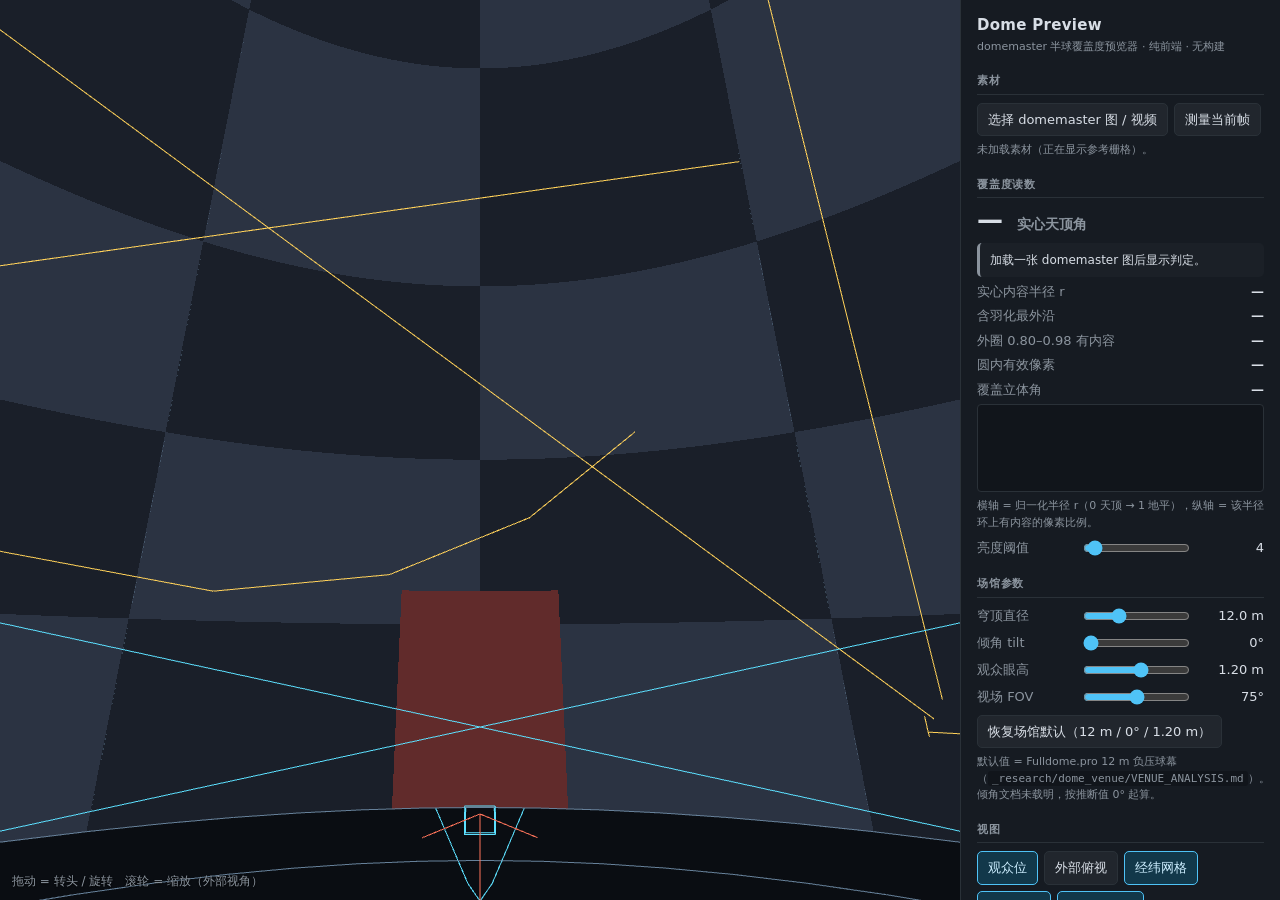
<file: web/dome-preview/index.html>
<!DOCTYPE html>
<html lang="zh-CN">
<head>
<meta charset="utf-8" />
<meta name="viewport" content="width=device-width, initial-scale=1" />
<title>Dome Preview — domemaster 覆盖度预览器</title>
<style>
  :root {
    --bg: #0e1116;
    --panel: #161b22;
    --line: #2a3138;
    --fg: #d8dee6;
    --dim: #8b949e;
    --accent: #4fc3f7;
    --warn: #ffb84d;
    --bad: #ff6b6b;
    --ok: #6ee7a0;
  }
  * { box-sizing: border-box; }
  html, body { height: 100%; margin: 0; }
  body {
    background: var(--bg);
    color: var(--fg);
    font: 13px/1.5 "Segoe UI", "PingFang SC", "Microsoft YaHei", system-ui, sans-serif;
    display: flex;
    overflow: hidden;
  }
  #stage { position: relative; flex: 1 1 auto; min-width: 0; }
  #gl { display: block; width: 100%; height: 100%; }
  #hint {
    position: absolute; left: 12px; bottom: 10px;
    color: var(--dim); font-size: 12px; pointer-events: none;
    text-shadow: 0 1px 2px #000;
  }
  #panel {
    flex: 0 0 320px;
    background: var(--panel);
    border-left: 1px solid var(--line);
    padding: 14px 16px 24px;
    overflow-y: auto;
  }
  h1 { font-size: 15px; margin: 0 0 2px; letter-spacing: .3px; }
  .sub { color: var(--dim); font-size: 11px; margin-bottom: 14px; }
  h2 {
    font-size: 11px; text-transform: uppercase; letter-spacing: .8px;
    color: var(--dim); margin: 18px 0 8px; border-bottom: 1px solid var(--line);
    padding-bottom: 4px;
  }
  .row { display: flex; align-items: center; gap: 8px; margin: 7px 0; }
  .row label { flex: 0 0 96px; color: var(--dim); }
  .row input[type=range] { flex: 1 1 auto; min-width: 0; accent-color: var(--accent); }
  .row .val { flex: 0 0 64px; text-align: right; font-variant-numeric: tabular-nums; }
  button, .filebtn {
    background: #21262d; color: var(--fg); border: 1px solid var(--line);
    border-radius: 5px; padding: 6px 10px; cursor: pointer; font: inherit;
  }
  button:hover, .filebtn:hover { background: #2d333b; border-color: #3d444d; }
  button.on { background: #12384a; border-color: var(--accent); color: #cdeeff; }
  .filebtn { display: inline-block; }
  input[type=file] { display: none; }
  .metric { display: flex; justify-content: space-between; gap: 8px; margin: 5px 0; }
  .metric .k { color: var(--dim); }
  .metric .v { font-variant-numeric: tabular-nums; font-weight: 600; }
  .big { font-size: 26px; font-weight: 700; line-height: 1.1; }
  #verdict { margin: 8px 0 4px; padding: 8px 10px; border-radius: 5px;
             background: #1b2027; border-left: 3px solid var(--dim); font-size: 12px; }
  #profile { width: 100%; height: 88px; display: block; background: #11151b;
             border: 1px solid var(--line); border-radius: 4px; }
  .note { color: var(--dim); font-size: 11px; margin-top: 6px; }
  .btnrow { display: flex; gap: 6px; flex-wrap: wrap; }
  code { background: #11151b; padding: 1px 4px; border-radius: 3px; font-size: 11px; }
</style>
</head>
<body>
  <div id="stage">
    <canvas id="gl"></canvas>
    <div id="hint">拖动 = 转头 / 旋转　滚轮 = 缩放（外部视角）</div>
  </div>

  <div id="panel">
    <h1>Dome Preview</h1>
    <div class="sub">domemaster 半球覆盖度预览器 · 纯前端 · 无构建</div>

    <h2>素材</h2>
    <div class="btnrow">
      <label class="filebtn">选择 domemaster 图 / 视频
        <input id="file" type="file" accept="image/*,video/*" />
      </label>
      <button id="analyzeBtn" title="重新测量当前帧">测量当前帧</button>
    </div>
    <div class="note" id="fileInfo">未加载素材（正在显示参考栅格）。</div>

    <h2>覆盖度读数</h2>
    <div class="big"><span id="zenithDeg">—</span><span style="font-size:14px;color:var(--dim)">　实心天顶角</span></div>
    <div id="verdict">加载一张 domemaster 图后显示判定。</div>
    <div class="metric"><span class="k">实心内容半径 r</span><span class="v" id="covR">—</span></div>
    <div class="metric"><span class="k">含羽化最外沿</span><span class="v" id="softDeg">—</span></div>
    <div class="metric"><span class="k">外圈 0.80–0.98 有内容</span><span class="v" id="outerFill">—</span></div>
    <div class="metric"><span class="k">圆内有效像素</span><span class="v" id="contentFrac">—</span></div>
    <div class="metric"><span class="k">覆盖立体角</span><span class="v" id="solidAngle">—</span></div>
    <canvas id="profile" width="288" height="88"></canvas>
    <div class="note">横轴 = 归一化半径 r（0 天顶 → 1 地平），纵轴 = 该半径环上有内容的像素比例。</div>
    <div class="row">
      <label>亮度阈值</label>
      <input id="lumaThr" type="range" min="1" max="64" step="1" value="4" />
      <span class="val" id="lumaThrVal">4</span>
    </div>

    <h2>场馆参数</h2>
    <div class="row">
      <label>穹顶直径</label>
      <input id="diameter" type="range" min="4" max="30" step="0.5" value="12" />
      <span class="val" id="diameterVal">12.0 m</span>
    </div>
    <div class="row">
      <label>倾角 tilt</label>
      <input id="tilt" type="range" min="0" max="45" step="1" value="0" />
      <span class="val" id="tiltVal">0°</span>
    </div>
    <div class="row">
      <label>观众眼高</label>
      <input id="eyeHeight" type="range" min="0" max="2.2" step="0.05" value="1.2" />
      <span class="val" id="eyeHeightVal">1.20 m</span>
    </div>
    <div class="row">
      <label>视场 FOV</label>
      <input id="fov" type="range" min="40" max="110" step="1" value="75" />
      <span class="val" id="fovVal">75°</span>
    </div>
    <div class="btnrow" style="margin-top:8px">
      <button id="resetVenue">恢复场馆默认（12 m / 0° / 1.20 m）</button>
    </div>
    <div class="note">默认值 = Fulldome.pro 12 m 负压球幕（<code>_research/dome_venue/VENUE_ANALYSIS.md</code>）。
      倾角文档未载明，按推断值 0° 起算。</div>

    <h2>视图</h2>
    <div class="btnrow">
      <button id="camAudience" class="on">观众位</button>
      <button id="camExternal">外部俯视</button>
      <button id="gridBtn" class="on">经纬网格</button>
      <button id="markBtn" class="on">标注留白</button>
      <button id="projBtn" class="on">投影仪示意</button>
    </div>
    <div class="note">投影仪示意：8 台 = 下环 5（每 72°）+ 上环 3（每 120°），为简化示意，
      厂家未提供真实布局图与融合带宽度。</div>
  </div>

  <video id="video" style="display:none" playsinline loop muted></video>

  <script src="js/glkit.js"></script>
  <script src="js/geometry.js"></script>
  <script src="js/coverage.js"></script>
  <script src="js/main.js"></script>
</body>
</html>
</file>
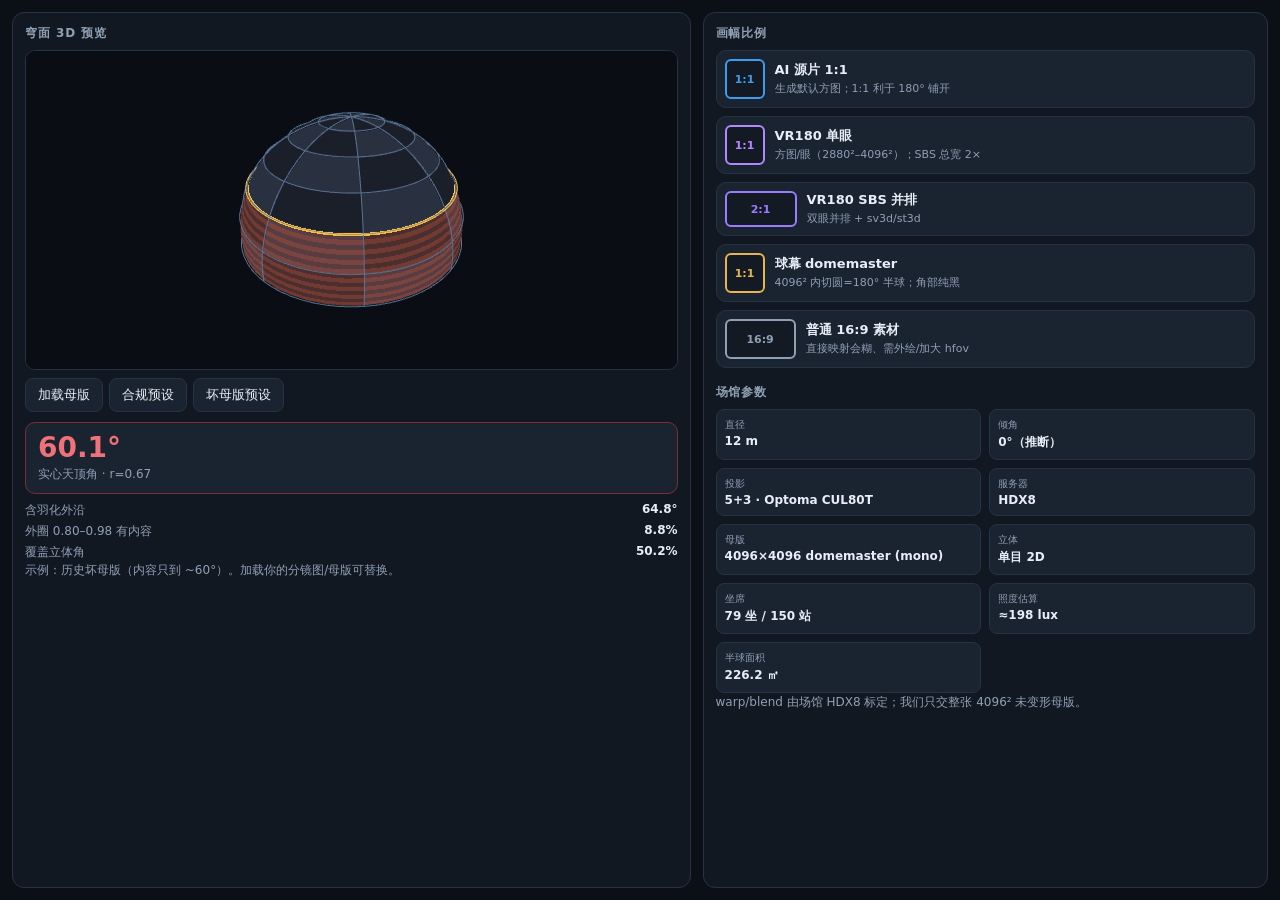
<file: studio/static/dome3d.html>
<!doctype html>
<html lang="zh-CN">
<head>
  <meta charset="utf-8" />
  <title>Dome 3D / Specs — standalone</title>
  <link rel="stylesheet" href="style.css" />
  <style>
    body { display: grid; grid-template-columns: 1.2fr 1fr; gap: 12px; padding: 12px; height: 100%; }
    .pane { background: var(--panel); border: 1px solid var(--border); border-radius: 12px; padding: 12px; overflow: auto; }
    h2 { margin: 0 0 8px; font-size: 12px; color: var(--muted); text-transform: uppercase; letter-spacing: 0.08em; }
  </style>
</head>
<body>
  <div class="pane">
    <h2>穹面 3D 预览</h2>
    <canvas id="domeCanvas" class="dome-canvas" style="height:320px"></canvas>
    <div class="dome-actions">
      <label class="file-btn">加载母版<input id="domeFile" type="file" accept="image/*" hidden /></label>
      <button type="button" id="btnCovGood">合规预设</button>
      <button type="button" id="btnCovBad">坏母版预设</button>
    </div>
    <div id="covReadout" class="cov-readout"></div>
  </div>
  <div class="pane">
    <h2>画幅比例</h2>
    <div id="ratioList" class="ratio-list"></div>
    <h2 style="margin-top:16px">场馆参数</h2>
    <div id="venueFacts"></div>
  </div>
  <script src="dome_proj.js"></script>
  <script src="preview3d.js"></script>
</body>
</html>
</file>
<file: studio/static/style.css>
:root {
  --bg: #0b1016;
  --bg-grid: rgba(255, 255, 255, 0.035);
  --panel: #121821;
  --panel-2: #1a2330;
  --ink: #e8eef7;
  --muted: #8fa0b5;
  --accent: #3d9cf0;
  --accent-2: #5b8def;
  --ok: #3ecf8e;
  --err: #f07178;
  --warn: #e6b450;
  --border: #273244;
  --node: #1e2a3a;
  --node-head: #2a3a52;
  --shadow: 0 8px 24px rgba(0, 0, 0, 0.35);
  font-family: "Segoe UI", "PingFang SC", "Microsoft YaHei", system-ui, sans-serif;
}

* { box-sizing: border-box; }

html, body {
  margin: 0;
  height: 100%;
  background: var(--bg);
  color: var(--ink);
  overflow: hidden;
}

button {
  background: var(--panel-2);
  color: var(--ink);
  border: 1px solid var(--border);
  border-radius: 8px;
  padding: 7px 12px;
  cursor: pointer;
  font: inherit;
  font-size: 13px;
  transition: background 0.12s ease, border-color 0.12s ease, transform 0.05s ease;
}
button:hover { background: #223044; border-color: #3a4d68; }
button:active { transform: translateY(1px); }
button.primary {
  background: linear-gradient(180deg, #4aa3f5, #2f7fd4);
  border-color: transparent;
  color: #041018;
  font-weight: 700;
}
button.primary:hover { filter: brightness(1.06); }

.topbar {
  display: flex;
  align-items: center;
  gap: 14px;
  padding: 0 16px;
  height: 52px;
  background: var(--panel);
  border-bottom: 1px solid var(--border);
  flex-shrink: 0;
}
.brand {
  display: flex;
  align-items: center;
  gap: 8px;
  font-weight: 700;
  letter-spacing: 0.01em;
  white-space: nowrap;
}
.logo-dot {
  width: 10px;
  height: 10px;
  border-radius: 50%;
  background: var(--accent);
  box-shadow: 0 0 0 3px rgba(61, 156, 240, 0.25);
}
.project-name {
  color: var(--muted);
  flex: 1;
  font-size: 13px;
  overflow: hidden;
  text-overflow: ellipsis;
  white-space: nowrap;
}
.actions { display: flex; gap: 8px; flex-wrap: wrap; }

.layout {
  display: grid;
  grid-template-columns: 240px minmax(0, 1fr) var(--rail-w, 320px);
  height: calc(100% - 52px);
  min-height: 0;
}

.sidebar, .inspector {
  background: var(--panel);
  padding: 12px;
  overflow: auto;
  min-height: 0;
  display: flex;
  flex-direction: column;
  gap: 16px;
}
.sidebar { border-right: 1px solid var(--border); }
.inspector { border-left: 1px solid var(--border); }
.inspector .grow { flex: 1; display: flex; flex-direction: column; min-height: 0; }

.sidebar h2, .inspector h2 {
  margin: 0 0 8px;
  font-size: 11px;
  font-weight: 700;
  text-transform: uppercase;
  letter-spacing: 0.1em;
  color: var(--muted);
}

.search {
  width: 100%;
  margin-bottom: 8px;
  background: var(--panel-2);
  border: 1px solid var(--border);
  border-radius: 8px;
  color: var(--ink);
  padding: 7px 10px;
  font: inherit;
  font-size: 13px;
}
.search:focus { outline: 1px solid var(--accent); }

.palette { display: flex; flex-direction: column; gap: 6px; }
.palette button {
  text-align: left;
  width: 100%;
  font-size: 12px;
  padding: 8px 10px;
}
.palette button .cat {
  display: block;
  color: var(--muted);
  font-size: 10px;
  margin-top: 2px;
}
.palette-group-title {
  color: var(--muted);
  font-size: 10px;
  font-weight: 700;
  text-transform: uppercase;
  letter-spacing: 0.08em;
  margin: 6px 0 -2px;
  padding-left: 2px;
}
.palette .upload-row { display: flex; gap: 6px; margin-top: 2px; }
.palette .upload-row label { flex: 1; text-align: center; }

.hint {
  color: var(--muted);
  font-size: 12px;
  line-height: 1.55;
  margin: 0;
}
.hint.ok { color: var(--ok); }
.hint.err { color: var(--err); }

.canvas-wrap {
  position: relative;
  min-width: 0;
  min-height: 0;
  background-color: var(--bg);
  background-image:
    linear-gradient(var(--bg-grid) 1px, transparent 1px),
    linear-gradient(90deg, var(--bg-grid) 1px, transparent 1px);
  background-size: 24px 24px;
  overflow: hidden;
  display: flex;
  flex-direction: column;
}
.canvas-stage {
  position: relative;
  flex: 1;
  min-height: 0;
}
#canvas {
  display: block;
  width: 100%;
  height: 100%;
  cursor: default;
  touch-action: none;
}

.canvas-overlay {
  position: absolute;
  inset: 0;
  display: flex;
  align-items: center;
  justify-content: center;
  pointer-events: none;
}
.canvas-overlay.hidden { display: none; }
.empty-card {
  pointer-events: auto;
  background: rgba(18, 24, 33, 0.92);
  border: 1px solid var(--border);
  border-radius: 14px;
  padding: 22px 28px;
  text-align: center;
  box-shadow: var(--shadow);
  max-width: 360px;
}
.empty-card strong { font-size: 16px; }
.empty-card p {
  color: var(--muted);
  font-size: 13px;
  margin: 10px 0 16px;
}

.status {
  position: absolute;
  left: 12px;
  bottom: 12px;
  background: rgba(10, 14, 20, 0.75);
  border: 1px solid var(--border);
  border-radius: 8px;
  padding: 5px 10px;
  font-size: 12px;
  color: var(--muted);
  max-width: 60%;
  white-space: nowrap;
  overflow: hidden;
  text-overflow: ellipsis;
}

.inspector-body label {
  display: block;
  font-size: 11px;
  color: var(--muted);
  margin-top: 10px;
}
.inspector-body input,
.inspector-body textarea,
.inspector-body select {
  width: 100%;
  margin-top: 4px;
  background: var(--panel-2);
  color: var(--ink);
  border: 1px solid var(--border);
  border-radius: 8px;
  padding: 7px 9px;
  font: inherit;
  font-size: 13px;
}
.inspector-body textarea { min-height: 88px; resize: vertical; }
.inspector-body input:focus,
.inspector-body textarea:focus { outline: 1px solid var(--accent); }
.inspector-body .node-type {
  font-size: 11px;
  color: var(--accent);
  font-family: ui-monospace, Consolas, monospace;
}
.inspector-body .danger {
  margin-top: 14px;
  width: 100%;
  border-color: #5a3038;
  color: #ffb4ba;
}

.run-out {
  flex: 1;
  margin: 0;
  background: #0a0e14;
  border: 1px solid var(--border);
  border-radius: 10px;
  padding: 10px;
  font-size: 11px;
  font-family: ui-monospace, Consolas, monospace;
  white-space: pre-wrap;
  word-break: break-word;
  overflow: auto;
  min-height: 120px;
  color: #b8c7d9;
}

@media (max-width: 1100px) {
  .layout { grid-template-columns: 200px minmax(0, 1fr) var(--rail-w, 260px); }
}

/* ---- right rail tabs ---- */
.right-rail { padding-top: 0; gap: 0; }
.tabs {
  display: flex;
  gap: 4px;
  padding: 8px 8px 0;
  border-bottom: 1px solid var(--border);
  flex-shrink: 0;
  background: var(--panel);
  position: sticky;
  top: 0;
  z-index: 2;
}
.tab {
  flex: 1;
  border: 1px solid transparent;
  border-bottom: none;
  border-radius: 8px 8px 0 0;
  background: transparent;
  color: var(--muted);
  padding: 8px 6px;
  font-size: 12px;
}
.tab.active {
  background: var(--panel-2);
  color: var(--ink);
  border-color: var(--border);
  font-weight: 600;
}
.tab-panel {
  display: none;
  flex-direction: column;
  gap: 14px;
  padding: 12px;
  overflow: auto;
  min-height: 0;
  flex: 1;
}
.tab-panel.active { display: flex; }

.dome-canvas {
  width: 100%;
  height: 240px;
  display: block;
  border-radius: 10px;
  border: 1px solid var(--border);
  background: #0a0e14;
  cursor: grab;
}
.dome-canvas:active { cursor: grabbing; }

.cam-canvas {
  width: 100%;
  height: 220px;
  display: block;
  border-radius: 10px;
  border: 1px solid var(--border);
  background: #05080c;
}

/* ---- right-rail drag-to-resize handle (issue #416) ---- */
.rail-resizer {
  position: absolute;
  top: 0;
  bottom: 0;
  left: -4px;
  width: 8px;
  cursor: col-resize;
  z-index: 5;
}
.rail-resizer::after {
  content: "";
  position: absolute;
  top: 50%;
  left: 50%;
  transform: translate(-50%, -50%);
  width: 2px;
  height: 36px;
  border-radius: 2px;
  background: var(--border);
}
.rail-resizer:hover::after { background: var(--accent); }
.right-rail { position: relative; }

/* orientation sliders + quick buttons */
.sl-row {
  display: flex;
  align-items: center;
  gap: 8px;
  margin-top: 6px;
}
.sl-lab {
  font-size: 12px;
  color: var(--muted);
  width: 64px;
  flex-shrink: 0;
}
.sl {
  flex: 1;
  accent-color: var(--accent);
  min-width: 0;
}
.sl-num {
  width: 56px;
  flex-shrink: 0;
  background: var(--panel-2);
  color: var(--ink);
  border: 1px solid var(--border);
  border-radius: 6px;
  padding: 3px 5px;
  font: inherit;
  font-size: 12px;
  text-align: center;
}
.check-row {
  display: flex;
  align-items: center;
  gap: 8px;
  margin-top: 10px;
  font-size: 12px;
  color: var(--ink);
}
.check-row input { accent-color: var(--accent); }
.orient-export {
  margin: 8px 0 0;
  background: #0a0e14;
  border: 1px solid var(--border);
  border-radius: 8px;
  padding: 8px;
  font-size: 11px;
  font-family: ui-monospace, Consolas, monospace;
  color: #b8c7d9;
  white-space: pre;
  overflow: auto;
}

.dome-actions {
  display: flex;
  flex-wrap: wrap;
  gap: 6px;
  margin-top: 8px;
}
.file-btn {
  display: inline-flex;
  align-items: center;
  background: var(--panel-2);
  border: 1px solid var(--border);
  border-radius: 8px;
  padding: 7px 12px;
  font-size: 13px;
  cursor: pointer;
}
.file-btn:hover { background: #223044; }

/* ---- 3D dome video player (issue #428) ----
   The hidden <video> element feeds texImage2D(video); these controls drive
   play/pause, a scrubable progress bar, time readout and the loop toggle. */
.dome-player {
  margin-top: 10px;
  padding: 10px;
  border: 1px solid var(--border);
  border-radius: 8px;
  background: var(--panel-2);
  display: flex;
  flex-direction: column;
  gap: 8px;
}
.dome-player.hidden { display: none; }
.player-actions {
  display: flex;
  align-items: center;
  gap: 12px;
}
.player-actions .loop-row { margin-top: 0; }
.player-scrub {
  display: flex;
  align-items: center;
  gap: 10px;
}
.player-progress {
  flex: 1;
  accent-color: var(--accent);
  min-width: 0;
}
.player-time {
  font-size: 11px;
  color: var(--muted);
  white-space: nowrap;
  font-family: ui-monospace, Consolas, monospace;
}
.dome-video { display: none; }
button:disabled { opacity: 0.45; cursor: not-allowed; }

.cov-readout { margin-top: 10px; }
.cov-main {
  border-radius: 10px;
  padding: 10px 12px;
  margin-bottom: 8px;
  border: 1px solid var(--border);
  background: var(--panel-2);
}
.cov-main.cov-ok { border-color: #2a6b4e; }
.cov-main.cov-warn { border-color: #7a5a1d; }
.cov-main.cov-bad { border-color: #7a2e35; }
.cov-deg { font-size: 28px; font-weight: 700; line-height: 1.1; }
.cov-ok .cov-deg { color: var(--ok); }
.cov-warn .cov-deg { color: var(--warn); }
.cov-bad .cov-deg { color: var(--err); }
.cov-sub { color: var(--muted); font-size: 12px; margin-top: 2px; }
.cov-rows { display: flex; flex-direction: column; gap: 4px; font-size: 12px; }
.cov-rows div { display: flex; justify-content: space-between; gap: 8px; }
.cov-rows span { color: var(--muted); }
.cov-bad { color: var(--err); font-size: 12px; }

.ratio-list { display: flex; flex-direction: column; gap: 8px; }
.ratio-card {
  display: flex;
  gap: 10px;
  align-items: center;
  padding: 8px;
  border: 1px solid var(--border);
  border-radius: 10px;
  background: var(--panel-2);
}
.ratio-box {
  border: 2px solid;
  border-radius: 6px;
  display: flex;
  align-items: center;
  justify-content: center;
  font-size: 11px;
  font-weight: 700;
  flex-shrink: 0;
  background: rgba(0,0,0,0.25);
}
.ratio-meta { display: flex; flex-direction: column; gap: 2px; min-width: 0; }
.ratio-meta strong { font-size: 13px; }
.ratio-meta span { font-size: 11px; color: var(--muted); line-height: 1.4; }

.venue-grid {
  display: grid;
  grid-template-columns: 1fr 1fr;
  gap: 8px;
}
.venue-grid div {
  background: var(--panel-2);
  border: 1px solid var(--border);
  border-radius: 8px;
  padding: 8px;
  font-size: 12px;
}
.venue-grid span {
  display: block;
  color: var(--muted);
  font-size: 10px;
  margin-bottom: 2px;
}
.venue-grid b { font-weight: 600; }

.projects-list { display: flex; flex-direction: column; gap: 8px; }
.project-row {
  display: flex;
  justify-content: space-between;
  gap: 8px;
  align-items: center;
  padding: 8px;
  border: 1px solid var(--border);
  border-radius: 8px;
  background: var(--panel-2);
}
.project-actions { display: flex; gap: 6px; }
.project-row button { font-size: 12px; padding: 4px 8px; }

.sheet-thumb {
  display: block;
  max-width: 100%;
  max-height: 96px;
  margin-top: 6px;
  border-radius: 6px;
  border: 1px solid var(--border);
  background: #0a0e14;
}
.shot-thumb {
  display: inline-block;
  width: 56px;
  height: 56px;
  object-fit: cover;
  margin-top: 4px;
  border-radius: 4px;
  border: 1px solid var(--border);
  vertical-align: middle;
}

.settings-form label {
  display: block;
  font-size: 11px;
  color: var(--muted);
  margin-top: 8px;
}
.settings-form input {
  width: 100%;
  margin-top: 3px;
  background: var(--panel-2);
  color: var(--ink);
  border: 1px solid var(--border);
  border-radius: 6px;
  padding: 6px 8px;
  font: inherit;
  font-size: 12px;
}

.status-legend {
  position: absolute;
  right: 12px;
  bottom: 12px;
  display: flex;
  gap: 8px;
  align-items: center;
  font-size: 11px;
  color: var(--muted);
  background: rgba(10, 14, 20, 0.7);
  border: 1px solid var(--border);
  border-radius: 8px;
  padding: 4px 8px;
}
.status-legend .lg {
  width: 8px;
  height: 8px;
  border-radius: 50%;
  display: inline-block;
  margin-right: 2px;
}
.status-legend .lg.idle { background: #2a3a52; }
.status-legend .lg.run { background: #7a5a1d; }
.status-legend .lg.ok { background: #1f6b4a; }
.status-legend .lg.err { background: #7a2e35; }
.status-legend .lg.skip { background: #3a4454; }

.gallery-box {
  margin-bottom: 8px;
  padding: 8px;
  border: 1px solid var(--border);
  border-radius: 10px;
  background: var(--panel-2);
  font-size: 12px;
}
.gallery-box.hidden { display: none; }
.gallery-box .sheet-path {
  color: var(--accent);
  word-break: break-all;
  font-family: ui-monospace, Consolas, monospace;
  font-size: 11px;
}
.gallery-box ul {
  margin: 6px 0 0;
  padding-left: 16px;
  color: var(--muted);
}
.gallery-box li { margin: 2px 0; }
.gallery-box li b { color: var(--ink); font-weight: 600; }
.gallery-actions { margin-top: 6px; display: flex; gap: 6px; }

/* ── issue #419: run mode / queue / spotlight / shot drawer ───────────── */
.run-mode {
  background: var(--panel-2);
  color: var(--ink);
  border: 1px solid var(--border);
  border-radius: 8px;
  padding: 7px 8px;
  font: inherit;
  font-size: 13px;
  cursor: pointer;
}
button.danger {
  background: #2a1c20;
  border-color: #7a2e35;
  color: #f0a0a8;
}
button.danger:hover { background: #3a2529; }
button.queue-btn { position: relative; }
.queue-count {
  display: inline-block;
  min-width: 16px;
  padding: 0 4px;
  border-radius: 8px;
  background: var(--accent);
  color: #041018;
  font-size: 11px;
  font-weight: 700;
}

.queue-panel {
  position: absolute;
  top: 56px;
  right: 12px;
  width: 320px;
  max-height: 50vh;
  overflow-y: auto;
  background: var(--panel);
  border: 1px solid var(--border);
  border-radius: 10px;
  box-shadow: var(--shadow);
  padding: 10px;
  z-index: 40;
}
.queue-panel.hidden { display: none; }
.queue-head {
  display: flex;
  align-items: center;
  justify-content: space-between;
  margin-bottom: 8px;
}
.queue-list { display: flex; flex-direction: column; gap: 6px; }
.queue-item {
  display: grid;
  grid-template-columns: 1fr auto;
  gap: 4px 8px;
  padding: 6px;
  border: 1px solid var(--border);
  border-radius: 8px;
  background: var(--panel-2);
  font-size: 12px;
}
.queue-item .queue-info { display: flex; flex-direction: column; }
.queue-label { font-weight: 600; color: var(--ink); }
.queue-meta { color: var(--muted); font-size: 11px; }
.queue-bar {
  grid-column: 1 / -1;
  height: 5px;
  border-radius: 3px;
  background: #0b1016;
  overflow: hidden;
}
.queue-bar-fill {
  height: 100%;
  background: var(--accent);
  transition: width 0.2s ease;
}
.queue-item.cancelled { opacity: 0.6; }
.queue-item.cancelled .queue-bar-fill { background: var(--err); }
.queue-cancel { font-size: 11px; padding: 2px 8px; }
.queue-head-actions { display: flex; gap: 6px; align-items: center; }
.queue-head-actions button { font-size: 11px; padding: 3px 8px; }
.queue-close { min-width: 26px; }
.queue-state { font-size: 11px; color: var(--muted); align-self: center; }
.queue-state.ok { color: var(--ok, #58c48a); }
.queue-state.error, .queue-state.cancelled { color: var(--err); }

.spotlight {
  position: fixed;
  inset: 0;
  background: rgba(6, 10, 16, 0.55);
  display: flex;
  align-items: flex-start;
  justify-content: center;
  padding-top: 12vh;
  z-index: 60;
}
.spotlight.hidden { display: none; }
.spotlight-card {
  width: min(460px, 90vw);
  background: var(--panel);
  border: 1px solid var(--border);
  border-radius: 12px;
  box-shadow: var(--shadow);
  overflow: hidden;
}
.spotlight-card input {
  width: 100%;
  padding: 12px 14px;
  background: var(--panel-2);
  border: none;
  border-bottom: 1px solid var(--border);
  color: var(--ink);
  font-size: 14px;
  outline: none;
}
.spotlight-results { max-height: 300px; overflow-y: auto; }
.spotlight-row {
  display: flex;
  justify-content: space-between;
  align-items: center;
  gap: 8px;
  width: 100%;
  padding: 9px 14px;
  border: none;
  border-radius: 0;
  background: transparent;
  text-align: left;
}
.spotlight-row:hover, .spotlight-row.active { background: #223044; }
.spotlight-row .cat { color: var(--muted); font-size: 11px; }

.status-legend .lg.lock { background: #5a4a1d; }
.status-legend .lg.cxl { background: #4a2e3a; }

/* ---- bottom storyboard drawer (#418) ---- */
.shot-drawer {
  flex-shrink: 0;
  display: flex;
  flex-direction: column;
  background: var(--panel);
  border-top: 1px solid var(--border);
  height: var(--drawer-h, 220px);
  min-height: 0;
  transition: height 0.16s ease;
  z-index: 4;
}
.shot-drawer.collapsed { height: 34px; }
.shot-drawer.collapsed .drawer-body { display: none; }
.drawer-handle {
  display: flex;
  align-items: center;
  gap: 10px;
  padding: 0 12px;
  height: 34px;
  flex-shrink: 0;
  cursor: ns-resize;
  background: var(--panel-2);
  border-bottom: 1px solid var(--border);
  user-select: none;
}
.drawer-grip {
  width: 28px;
  height: 4px;
  border-radius: 2px;
  background: var(--muted);
  opacity: 0.5;
  flex-shrink: 0;
}
.drawer-title { flex: 1; min-width: 0; display: flex; align-items: baseline; gap: 8px; }
.drawer-title strong { font-size: 13px; }
.drawer-title .hint { font-size: 11px; margin: 0; white-space: nowrap; overflow: hidden; text-overflow: ellipsis; }
.drawer-tools { display: flex; gap: 4px; }
.drawer-tools .seg {
  padding: 4px 8px;
  font-size: 13px;
  background: transparent;
  border-color: transparent;
  color: var(--muted);
}
.drawer-tools .seg.active { background: var(--bg); color: var(--ink); border-color: var(--border); }
.drawer-tools #drawerToggle { cursor: pointer; padding: 4px 9px; }
.shot-drawer.collapsed #drawerToggle { transform: rotate(180deg); }

.drawer-body {
  flex: 1;
  min-height: 0;
  overflow: auto;
  padding: 10px 12px;
  position: relative;
}
.drawer-empty { color: var(--muted); }
.drawer-empty .hint { line-height: 1.7; }
.drawer-cards {
  display: grid;
  grid-template-columns: repeat(auto-fill, minmax(150px, 1fr));
  gap: 10px;
}
.shot-card {
  border: 1px solid var(--border);
  border-radius: 10px;
  background: var(--panel-2);
  overflow: hidden;
  display: flex;
  flex-direction: column;
  cursor: grab;
  position: relative;
}
.shot-card.dragging { opacity: 0.45; }
.shot-card.drag-over { border-color: var(--accent); box-shadow: 0 0 0 2px rgba(61,156,240,0.3); }
.shot-card .thumb {
  height: 96px;
  background: #0a0e14;
  display: flex;
  align-items: center;
  justify-content: center;
  position: relative;
  overflow: hidden;
}
.shot-card .thumb img { width: 100%; height: 100%; object-fit: cover; }
.shot-card .thumb.placeholder { color: var(--muted); }
.shot-card .thumb.placeholder::after { content: "未生成"; font-size: 11px; }
.shot-card .thumb video { width: 100%; height: 100%; object-fit: cover; background: #000; }
.shot-card .status-dot {
  position: absolute;
  top: 6px;
  right: 6px;
  width: 9px;
  height: 9px;
  border-radius: 50%;
  background: #3a4454;
  box-shadow: 0 0 0 2px rgba(0,0,0,0.4);
}
.shot-card .status-dot.ok { background: var(--ok); }
.shot-card .status-dot.err { background: var(--err); }
.shot-card .status-dot.run { background: var(--warn); }
.shot-card .pick {
  position: absolute;
  top: 5px;
  left: 5px;
  width: 16px;
  height: 16px;
  border-radius: 4px;
  border: 1px solid var(--border);
  background: rgba(10,14,20,0.7);
  display: flex;
  align-items: center;
  justify-content: center;
  cursor: pointer;
}
.shot-card .pick.on { background: var(--accent); border-color: var(--accent); }
.shot-card .pick.on::after { content: "✓"; color: #041018; font-size: 11px; font-weight: 700; }
.shot-card .meta { padding: 6px 8px; font-size: 11px; min-width: 0; }
.shot-card .meta .no { font-weight: 700; color: var(--ink); }
.shot-card .meta .desc {
  color: var(--muted);
  font-size: 10px;
  white-space: nowrap;
  overflow: hidden;
  text-overflow: ellipsis;
  margin-top: 2px;
}
.shot-card .meta .dur { color: var(--accent-2); font-family: ui-monospace, Consolas, monospace; }

.drawer-table { width: 100%; border-collapse: collapse; font-size: 12px; }
.drawer-table th, .drawer-table td {
  text-align: left;
  padding: 5px 8px;
  border-bottom: 1px solid var(--border);
}
.drawer-table th { color: var(--muted); font-size: 10px; text-transform: uppercase; letter-spacing: 0.06em; }
.drawer-table td.desc { color: var(--ink); max-width: 260px; overflow: hidden; text-overflow: ellipsis; white-space: nowrap; }
.drawer-table tr { cursor: grab; }
.drawer-table tr.dragging { opacity: 0.45; }
.drawer-table .status-dot { display: inline-block; width: 8px; height: 8px; border-radius: 50%; margin-right: 4px; vertical-align: middle; }

@media (max-width: 1100px) {
  .shot-drawer { height: var(--drawer-h, 180px); }
}

/* Inline editor overlaid on an input.text node card (#418). */
.node-text-editor {
  position: fixed;
  z-index: 15;
  background: #0a0e14;
  color: var(--ink);
  border: 1px solid var(--accent);
  border-radius: 6px;
  padding: 4px 6px;
  font: 11px/1.35 "Segoe UI", "PingFang SC", sans-serif;
  resize: none;
  outline: none;
  box-shadow: var(--shadow);
}

/* T1 09-29: gateway-not-configured notice in the drawer header */
.gw-warn { color: var(--warn, #f0b541); font-size: 12px; margin-left: 10px; }
.gw-warn a { color: var(--accent); }
.gw-warn.hidden { display: none; }

/* T1 09-29: per-shot batch video result on the drawer card */
.shot-video {
  position: absolute;
  right: 6px;
  bottom: 6px;
  min-width: 26px;
  height: 26px;
  border-radius: 13px;
  display: flex;
  align-items: center;
  justify-content: center;
  font-size: 13px;
  background: rgba(6, 10, 16, 0.75);
  color: var(--ink);
  border: 1px solid var(--border);
}
.shot-video.ok { cursor: pointer; background: var(--accent); color: #041018; }
.shot-video.error, .shot-video.cancelled { color: var(--err); }

/* ── 分镜板 (manual storyboard board) ─────────────────────────────────── */
.drawer-cards.board-mode { display: flex; flex-direction: column; gap: 8px; grid-template-columns: none; }
.board-bar { display: flex; gap: 8px; align-items: center; flex-wrap: wrap; }
.board-bar button { font-size: 12px; padding: 5px 10px; }
.board-style {
  flex: 1 1 220px;
  min-width: 160px;
  background: var(--panel-2);
  color: var(--ink);
  border: 1px solid var(--border);
  border-radius: 8px;
  padding: 6px 8px;
  font: inherit;
  font-size: 12px;
}
.board-row { display: flex; gap: 10px; align-items: stretch; overflow-x: auto; padding-bottom: 6px; }
.board-card {
  flex: 0 0 230px;
  display: flex;
  flex-direction: column;
  gap: 6px;
  padding: 8px;
  background: var(--panel-2);
  border: 1px solid var(--border);
  border-radius: 10px;
  font-size: 12px;
}
.board-card.dragging { opacity: 0.5; }
.bc-head { display: flex; align-items: center; gap: 6px; }
.bc-head button { padding: 1px 6px; font-size: 12px; }
.bc-grip { cursor: grab; color: var(--muted); user-select: none; letter-spacing: -2px; }
.bc-head .no { font-weight: 700; color: var(--ink); }
.bc-thumb {
  position: relative;
  width: 100%;
  background: #0a0e14;
  border-radius: 8px;
  overflow: hidden;
  display: flex;
  align-items: center;
  justify-content: center;
}
.bc-thumb.aspect-dome { aspect-ratio: 1 / 1; }
.bc-thumb.aspect-16x9 { aspect-ratio: 16 / 9; }
.bc-thumb.aspect-2x1 { aspect-ratio: 2 / 1; }
.bc-thumb img { width: 100%; height: 100%; object-fit: cover; cursor: zoom-in; }
.bc-empty { color: var(--muted); }
.bc-busy {
  position: absolute;
  inset: auto 0 0 0;
  background: rgba(6, 10, 16, 0.7);
  color: var(--ink);
  text-align: center;
  padding: 3px;
}
.bc-variants { display: flex; gap: 4px; overflow-x: auto; }
.bc-variants img {
  width: 40px;
  height: 40px;
  object-fit: cover;
  border-radius: 4px;
  border: 2px solid transparent;
  cursor: pointer;
  flex-shrink: 0;
}
.bc-variants img.on { border-color: var(--accent); }
.bc-prompt {
  width: 100%;
  box-sizing: border-box;
  resize: vertical;
  min-height: 54px;
  background: #0b1016;
  color: var(--ink);
  border: 1px solid var(--border);
  border-radius: 6px;
  padding: 5px 6px;
  font: inherit;
  font-size: 12px;
}
.bc-row { display: flex; gap: 8px; }
.bc-row label { display: flex; align-items: center; gap: 4px; color: var(--muted); }
.bc-row input, .bc-row select {
  width: 64px;
  background: #0b1016;
  color: var(--ink);
  border: 1px solid var(--border);
  border-radius: 6px;
  padding: 3px 4px;
  font: inherit;
  font-size: 12px;
}
.bc-row select { width: 72px; }
.bc-actions { display: flex; gap: 6px; flex-wrap: wrap; }
.bc-actions button, .bc-actions .file-btn { font-size: 12px; padding: 4px 9px; }
.board-add {
  flex: 0 0 120px;
  border: 1px dashed var(--border);
  background: transparent;
  color: var(--muted);
  border-radius: 10px;
}
.board-add:hover { color: var(--ink); border-color: var(--accent); }
.lightbox {
  position: fixed;
  inset: 0;
  z-index: 80;
  background: rgba(3, 6, 10, 0.85);
  display: flex;
  align-items: center;
  justify-content: center;
  cursor: zoom-out;
}
.lightbox img { max-width: 92vw; max-height: 92vh; border-radius: 8px; }
/* The drawer toggles .hidden on its empty-state / cards / table blocks, but no
 * rule ever hid them, so the "选中一个脚本/分镜节点" hint sat above every card row. */
.shot-drawer .hidden { display: none !important; }
</file>
